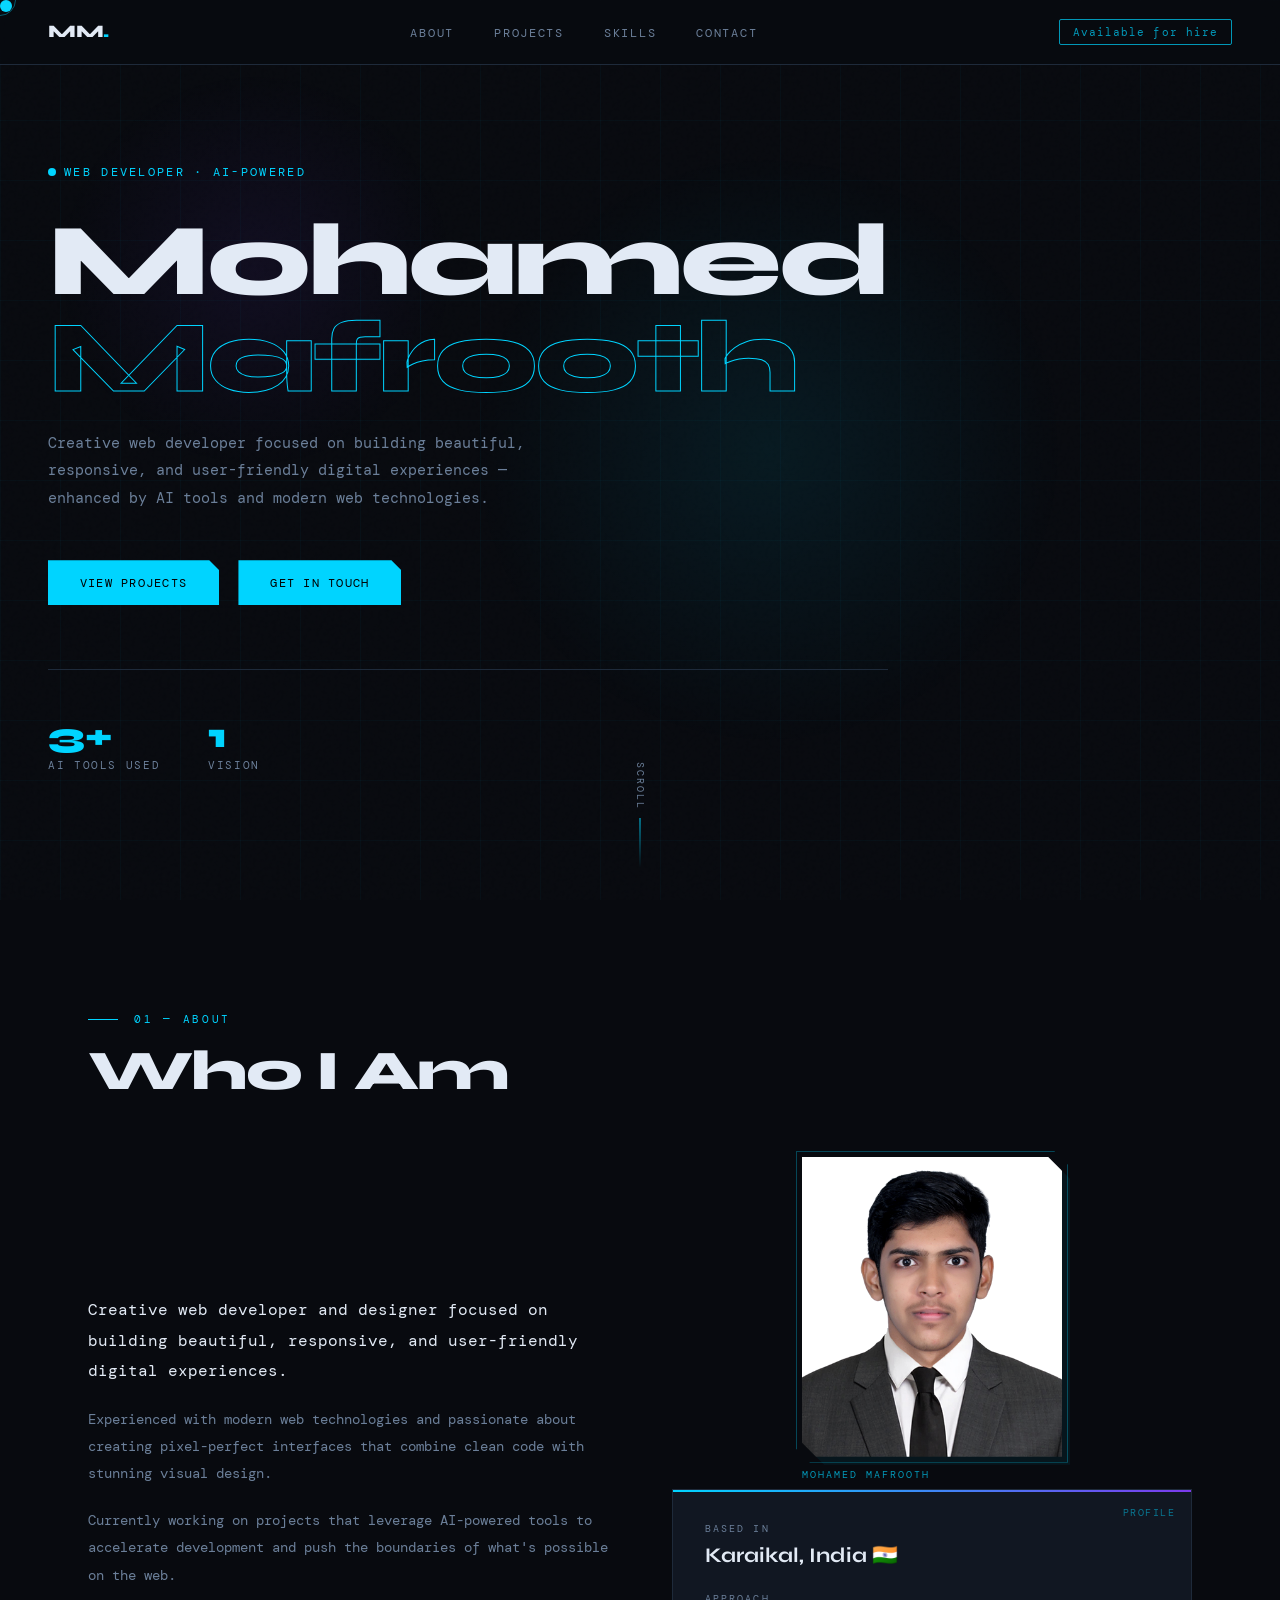
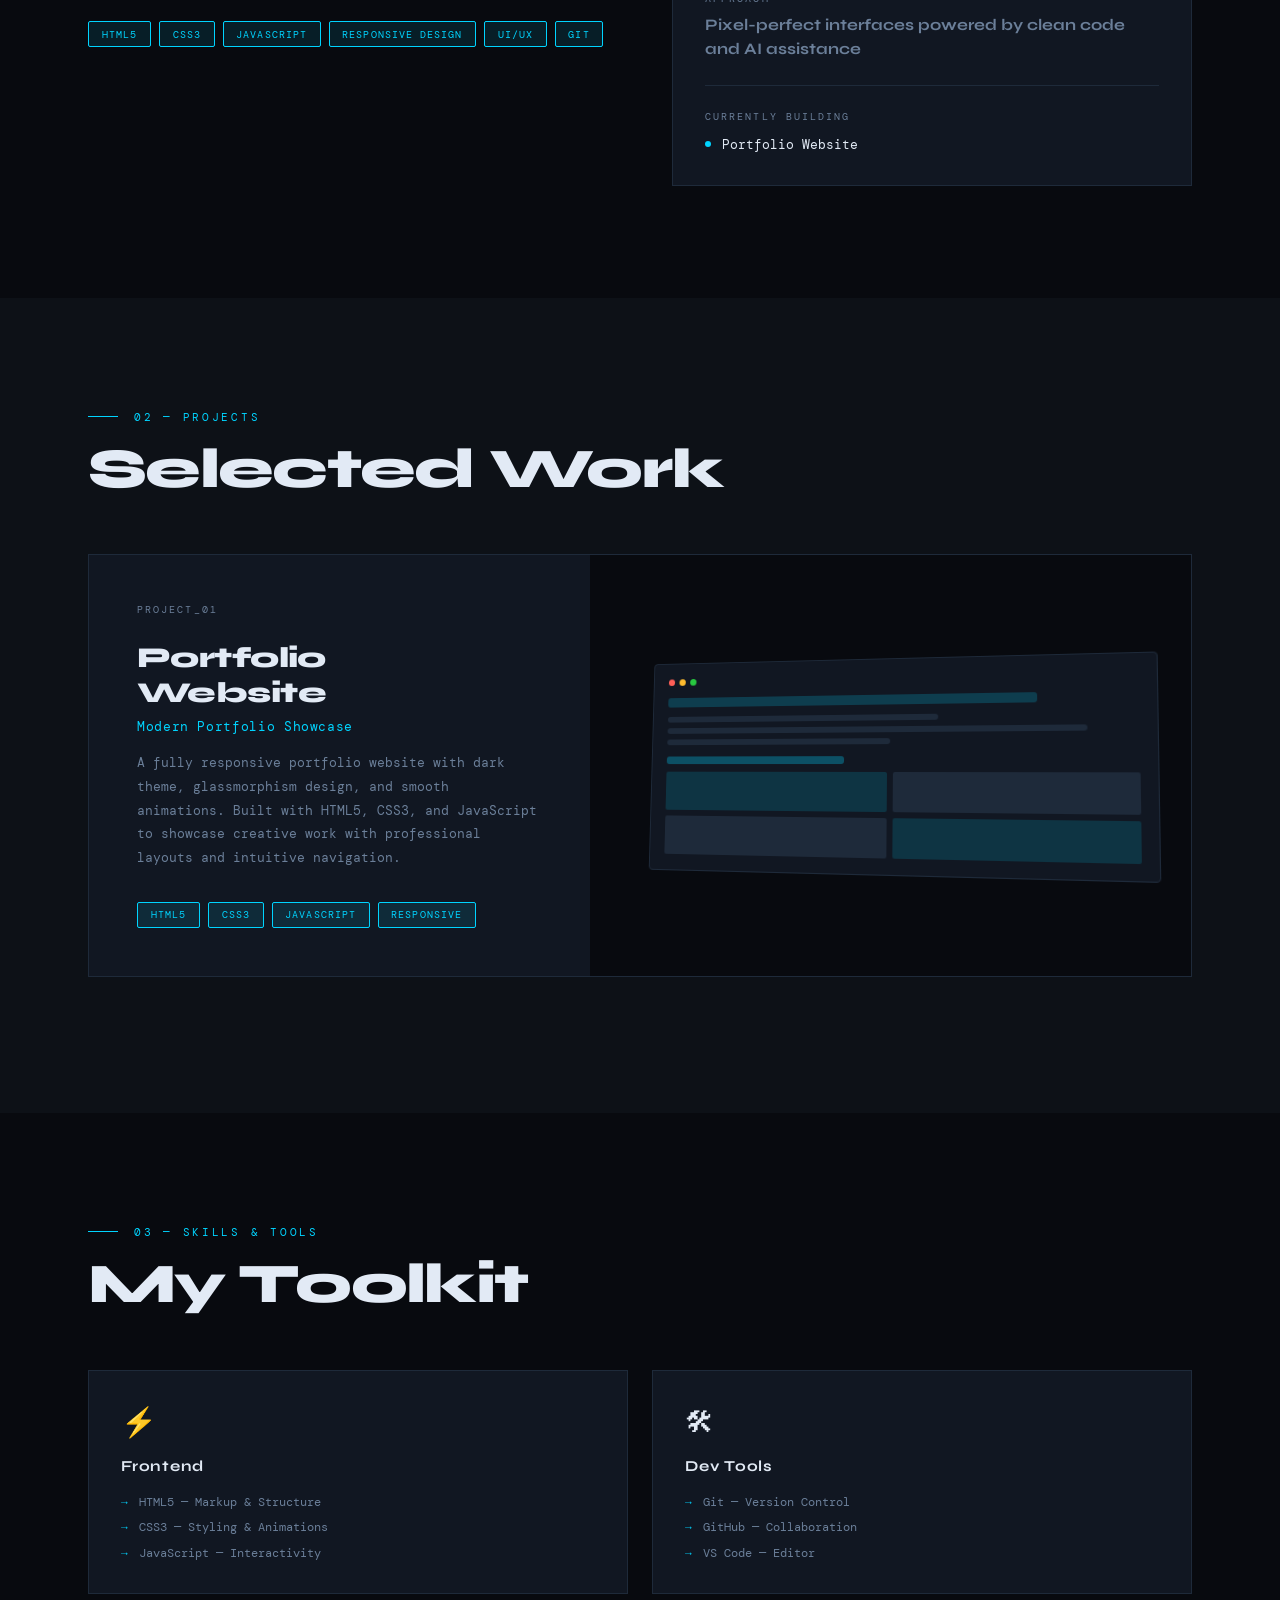
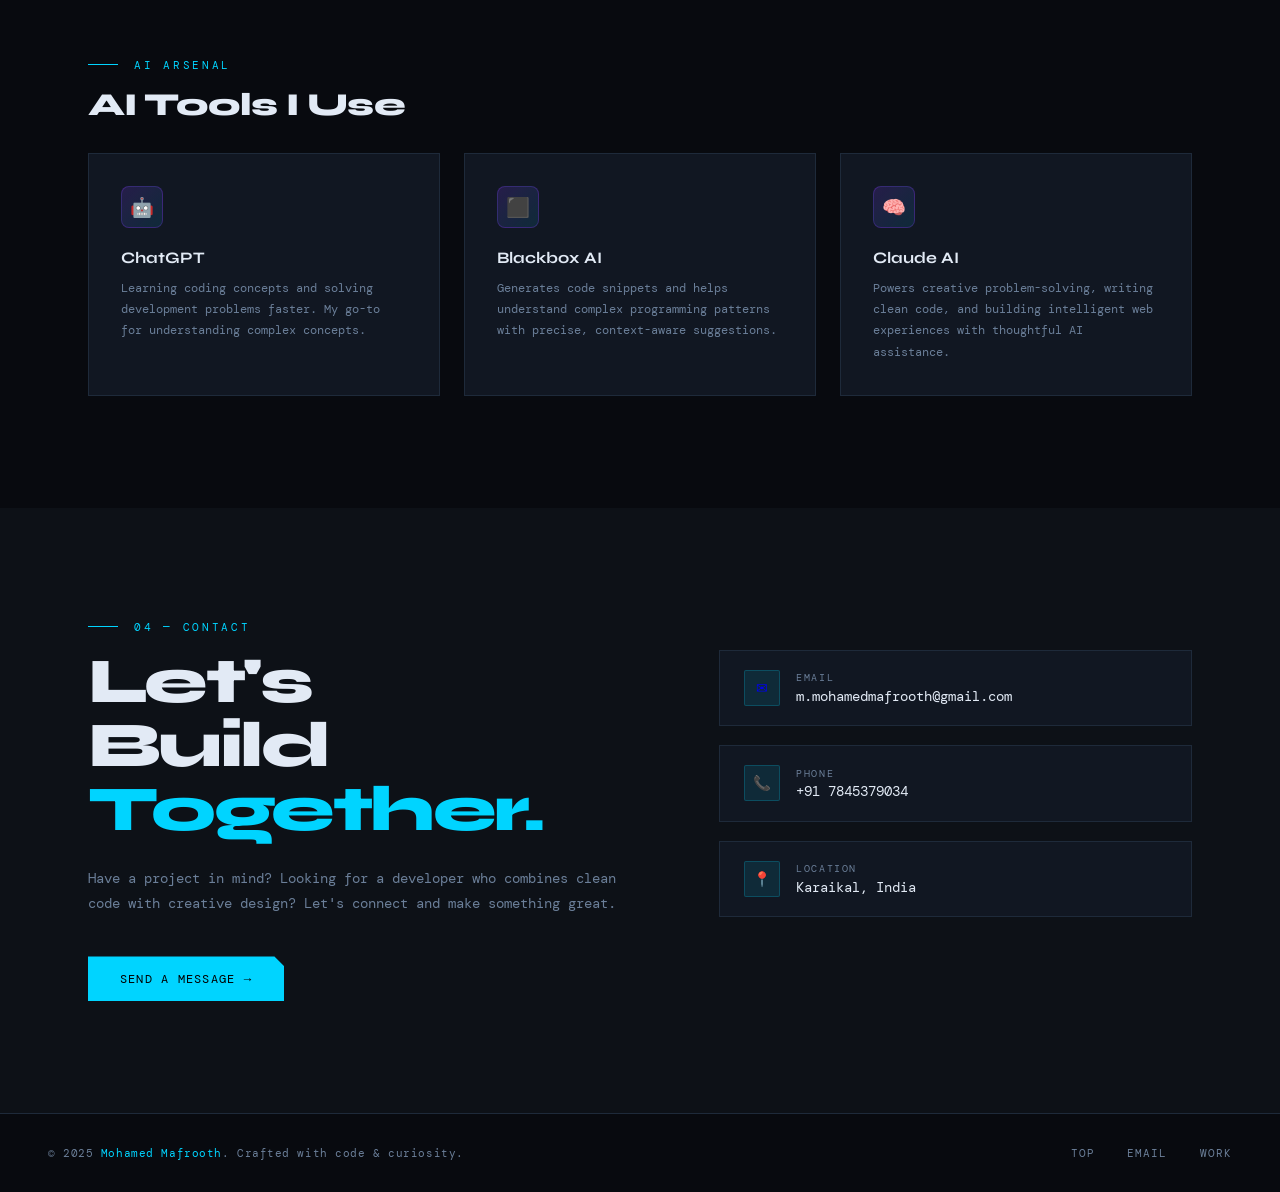
<file: index.html>
<!DOCTYPE html>
<html lang="en">
<head>
  <!-- Google tag (gtag.js) -->
<script async src="https://www.googletagmanager.com/gtag/js?id=G-8R5CS0LJ8T"></script>
<script>
  window.dataLayer = window.dataLayer || [];
  function gtag(){dataLayer.push(arguments);}
  gtag('js', new Date());

  gtag('config', 'G-8R5CS0LJ8T');
</script>
<meta charset="UTF-8">
<meta name="viewport" content="width=device-width, initial-scale=1.0">
<title>Mohamed Mafrooth — Web Developer</title>
<link href="https://fonts.googleapis.com/css2?family=Syne:wght@400;600;700;800&family=DM+Mono:ital,wght@0,300;0,400;1,300&display=swap" rel="stylesheet">
<style>
  :root {
    --bg: #080a0f;
    --surface: #0d1117;
    --card: #111722;
    --border: #1e2a3a;
    --accent: #00d4ff;
    --accent2: #7c3aed;
    --accent3: #f59e0b;
    --text: #e2eaf5;
    --muted: #6b7f99;
    --glow: rgba(0, 212, 255, 0.15);
  }

  *, *::before, *::after { margin: 0; padding: 0; box-sizing: border-box; }

  html { scroll-behavior: smooth; }

  body {
    background: var(--bg);
    color: var(--text);
    font-family: 'DM Mono', monospace;
    overflow-x: hidden;
    cursor: none;
  }

  /* Custom Cursor */
  .cursor {
    width: 12px; height: 12px;
    background: var(--accent);
    border-radius: 50%;
    position: fixed;
    pointer-events: none;
    z-index: 9999;
    transition: transform 0.15s ease;
    mix-blend-mode: screen;
  }
  .cursor-trail {
    width: 32px; height: 32px;
    border: 1px solid rgba(0,212,255,0.4);
    border-radius: 50%;
    position: fixed;
    pointer-events: none;
    z-index: 9998;
    transition: all 0.25s ease;
  }

  /* Noise overlay */
  body::before {
    content: '';
    position: fixed;
    inset: 0;
    background-image: url("data:image/svg+xml,%3Csvg viewBox='0 0 256 256' xmlns='http://www.w3.org/2000/svg'%3E%3Cfilter id='noise'%3E%3CfeTurbulence type='fractalNoise' baseFrequency='0.9' numOctaves='4' stitchTiles='stitch'/%3E%3C/filter%3E%3Crect width='100%25' height='100%25' filter='url(%23noise)' opacity='0.04'/%3E%3C/svg%3E");
    opacity: 0.4;
    z-index: 0;
    pointer-events: none;
  }

  /* Grid lines */
  body::after {
    content: '';
    position: fixed;
    inset: 0;
    background-image:
      linear-gradient(rgba(0,212,255,0.03) 1px, transparent 1px),
      linear-gradient(90deg, rgba(0,212,255,0.03) 1px, transparent 1px);
    background-size: 60px 60px;
    z-index: 0;
    pointer-events: none;
  }

  /* NAV */
  nav {
    position: fixed;
    top: 0; left: 0; right: 0;
    z-index: 100;
    padding: 1.2rem 3rem;
    display: flex;
    align-items: center;
    justify-content: space-between;
    backdrop-filter: blur(20px);
    background: rgba(8,10,15,0.8);
    border-bottom: 1px solid var(--border);
  }

  .nav-logo {
    font-family: 'Syne', sans-serif;
    font-weight: 800;
    font-size: 1.1rem;
    letter-spacing: -0.02em;
    color: var(--text);
  }

  .nav-logo span { color: var(--accent); }

  .nav-links {
    display: flex;
    gap: 2.5rem;
    list-style: none;
  }

  .nav-links a {
    font-size: 0.72rem;
    letter-spacing: 0.15em;
    text-transform: uppercase;
    color: var(--muted);
    text-decoration: none;
    transition: color 0.2s;
    position: relative;
  }

  .nav-links a::after {
    content: '';
    position: absolute;
    bottom: -4px; left: 0;
    width: 0; height: 1px;
    background: var(--accent);
    transition: width 0.3s;
  }

  .nav-links a:hover { color: var(--accent); }
  .nav-links a:hover::after { width: 100%; }

  .nav-tag {
    font-size: 0.68rem;
    letter-spacing: 0.1em;
    color: var(--accent);
    border: 1px solid var(--accent);
    padding: 0.3rem 0.8rem;
    border-radius: 2px;
    opacity: 0.7;
  }

  /* SECTIONS */
  section { position: relative; z-index: 1; }

  /* HERO */
  .hero {
    min-height: 100vh;
    display: flex;
    align-items: center;
    padding: 6rem 3rem 4rem;
    position: relative;
    overflow: hidden;
  }

  .hero-bg-circle {
    position: absolute;
    width: 600px; height: 600px;
    background: radial-gradient(circle, rgba(0,212,255,0.08) 0%, transparent 70%);
    top: 50%; left: 60%;
    transform: translate(-50%, -50%);
    border-radius: 50%;
    pointer-events: none;
  }

  .hero-bg-circle2 {
    position: absolute;
    width: 400px; height: 400px;
    background: radial-gradient(circle, rgba(124,58,237,0.08) 0%, transparent 70%);
    top: 30%; left: 20%;
    transform: translate(-50%, -50%);
    border-radius: 50%;
    pointer-events: none;
    animation: pulse 4s ease-in-out infinite;
  }

  @keyframes pulse {
    0%, 100% { opacity: 0.5; transform: translate(-50%,-50%) scale(1); }
    50% { opacity: 1; transform: translate(-50%,-50%) scale(1.1); }
  }

  .hero-content { max-width: 900px; }

  .hero-tag {
    display: inline-flex;
    align-items: center;
    gap: 0.5rem;
    font-size: 0.72rem;
    letter-spacing: 0.2em;
    text-transform: uppercase;
    color: var(--accent);
    margin-bottom: 2rem;
    opacity: 0;
    animation: fadeUp 0.6s ease forwards 0.2s;
  }

  .hero-tag::before {
    content: '';
    width: 8px; height: 8px;
    background: var(--accent);
    border-radius: 50%;
    animation: blink 1.5s ease-in-out infinite;
  }

  @keyframes blink {
    0%, 100% { opacity: 1; }
    50% { opacity: 0.2; }
  }

  h1 {
    font-family: 'Syne', sans-serif;
    font-weight: 800;
    font-size: clamp(3rem, 8vw, 7rem);
    line-height: 0.95;
    letter-spacing: -0.03em;
    margin-bottom: 1.5rem;
    opacity: 0;
    animation: fadeUp 0.8s ease forwards 0.4s;
  }

  h1 .outline {
    -webkit-text-stroke: 1px var(--accent);
    color: transparent;
  }

  h1 .highlight {
    background: linear-gradient(135deg, var(--accent), var(--accent2));
    -webkit-background-clip: text;
    -webkit-text-fill-color: transparent;
    background-clip: text;
  }

  .hero-desc {
    font-size: 0.95rem;
    line-height: 1.8;
    color: var(--muted);
    max-width: 520px;
    margin-bottom: 3rem;
    opacity: 0;
    animation: fadeUp 0.8s ease forwards 0.6s;
  }

  .hero-cta {
    display: flex;
    gap: 1.2rem;
    flex-wrap: wrap;
    opacity: 0;
    animation: fadeUp 0.8s ease forwards 0.8s;
  }

  .btn-primary {
    background: var(--accent);
    color: #000;
    font-family: 'DM Mono', monospace;
    font-size: 0.78rem;
    letter-spacing: 0.1em;
    text-transform: uppercase;
    padding: 0.9rem 2rem;
    border: none;
    cursor: pointer;
    text-decoration: none;
    display: inline-block;
    clip-path: polygon(0 0, calc(100% - 10px) 0, 100% 10px, 100% 100%, 0 100%);
    transition: all 0.3s;
    font-weight: 400;
  }

  .btn-primary:hover {
    background: #fff;
    box-shadow: 0 0 30px rgba(0,212,255,0.4);
    transform: translateY(-2px);
  }

  .btn-outline {
    background: transparent;
    color: var(--text);
    font-family: 'DM Mono', monospace;
    font-size: 0.78rem;
    letter-spacing: 0.1em;
    text-transform: uppercase;
    padding: 0.9rem 2rem;
    border: 1px solid var(--border);
    cursor: pointer;
    text-decoration: none;
    display: inline-block;
    transition: all 0.3s;
  }

  .btn-outline:hover {
    border-color: var(--accent);
    color: var(--accent);
    transform: translateY(-2px);
  }

  .hero-stats {
    display: flex;
    gap: 3rem;
    margin-top: 4rem;
    padding-top: 3rem;
    border-top: 1px solid var(--border);
    opacity: 0;
    animation: fadeUp 0.8s ease forwards 1s;
  }

  .stat-num {
    font-family: 'Syne', sans-serif;
    font-size: 2.2rem;
    font-weight: 800;
    color: var(--accent);
    line-height: 1;
    margin-bottom: 0.3rem;
  }

  .stat-label {
    font-size: 0.68rem;
    letter-spacing: 0.15em;
    text-transform: uppercase;
    color: var(--muted);
  }

  /* Scroll indicator */
  .scroll-indicator {
    position: absolute;
    bottom: 2rem; left: 50%;
    transform: translateX(-50%);
    display: flex;
    flex-direction: column;
    align-items: center;
    gap: 0.5rem;
    opacity: 0;
    animation: fadeIn 1s ease forwards 1.5s;
  }

  .scroll-line {
    width: 1px; height: 50px;
    background: linear-gradient(to bottom, var(--accent), transparent);
    animation: scrollPulse 2s ease-in-out infinite;
  }

  @keyframes scrollPulse {
    0% { opacity: 0; transform: scaleY(0); transform-origin: top; }
    50% { opacity: 1; transform: scaleY(1); }
    100% { opacity: 0; transform: scaleY(0); transform-origin: bottom; }
  }

  .scroll-text {
    font-size: 0.6rem;
    letter-spacing: 0.2em;
    text-transform: uppercase;
    color: var(--muted);
    writing-mode: vertical-rl;
  }

  @keyframes fadeUp {
    from { opacity: 0; transform: translateY(30px); }
    to { opacity: 1; transform: translateY(0); }
  }

  @keyframes fadeIn {
    from { opacity: 0; }
    to { opacity: 1; }
  }

  /* SECTION COMMON */
  .section-wrap {
    max-width: 1200px;
    margin: 0 auto;
    padding: 7rem 3rem;
  }

  .section-label {
    display: flex;
    align-items: center;
    gap: 1rem;
    font-size: 0.68rem;
    letter-spacing: 0.25em;
    text-transform: uppercase;
    color: var(--accent);
    margin-bottom: 1rem;
  }

  .section-label::before {
    content: '';
    width: 30px; height: 1px;
    background: var(--accent);
  }

  .section-title {
    font-family: 'Syne', sans-serif;
    font-size: clamp(2rem, 5vw, 3.5rem);
    font-weight: 800;
    letter-spacing: -0.03em;
    line-height: 1.05;
    margin-bottom: 3.5rem;
    color: var(--text);
  }

  /* ABOUT */

  .photo-frame {
    position: relative;
    width: 260px;
    height: 300px;
    margin: 0 auto 2rem;
    flex-shrink: 0;
  }

  .photo-frame::before {
    content: '';
    position: absolute;
    inset: -6px;
    border: 1px solid rgba(0,212,255,0.3);
    clip-path: polygon(0 0, calc(100% - 14px) 0, 100% 14px, 100% 100%, 14px 100%, 0 calc(100% - 14px));
    z-index: 0;
  }

  .photo-frame::after {
    content: '';
    position: absolute;
    top: 8px; left: 8px;
    right: -8px; bottom: -8px;
    background: rgba(0,212,255,0.06);
    z-index: -1;
    clip-path: polygon(0 0, calc(100% - 14px) 0, 100% 14px, 100% 100%, 14px 100%, 0 calc(100% - 14px));
  }

  .photo-inner {
    position: relative;
    width: 100%;
    height: 100%;
    overflow: hidden;
    clip-path: polygon(0 0, calc(100% - 14px) 0, 100% 14px, 100% 100%, 14px 100%, 0 calc(100% - 14px));
    z-index: 1;
  }

  .photo-inner img {
    width: 100%;
    height: 100%;
    object-fit: cover;
    object-position: top center;
    filter: grayscale(20%) contrast(1.05);
    transition: all 0.4s ease;
  }

  .photo-inner:hover img {
    filter: grayscale(0%) contrast(1.1);
    transform: scale(1.03);
  }

  .photo-label {
    position: absolute;
    bottom: -1.5rem;
    left: 0;
    font-size: 0.62rem;
    letter-spacing: 0.2em;
    text-transform: uppercase;
    color: var(--accent);
    opacity: 0.7;
  }

  .about-visual {
    display: flex;
    flex-direction: column;
    align-items: center;
  }

  .about-grid {
    display: grid;
    grid-template-columns: 1fr 1fr;
    gap: 4rem;
    align-items: center;
  }

  .about-text p {
    font-size: 0.9rem;
    line-height: 1.9;
    color: var(--muted);
    margin-bottom: 1.2rem;
  }

  .about-text p:first-of-type {
    font-size: 1rem;
    color: var(--text);
  }

  .about-visual {
    position: relative;
  }

  .about-card {
    background: var(--card);
    border: 1px solid var(--border);
    padding: 2rem;
    position: relative;
    overflow: hidden;
  }

  .about-card::before {
    content: '';
    position: absolute;
    top: 0; left: 0;
    width: 100%; height: 2px;
    background: linear-gradient(90deg, var(--accent), var(--accent2));
  }

  .about-card-tag {
    font-size: 0.65rem;
    letter-spacing: 0.2em;
    text-transform: uppercase;
    color: var(--muted);
    margin-bottom: 0.5rem;
  }

  .about-card-val {
    font-family: 'Syne', sans-serif;
    font-size: 1.3rem;
    font-weight: 700;
    color: var(--text);
    margin-bottom: 1.5rem;
  }

  .about-stack {
    display: flex;
    flex-wrap: wrap;
    gap: 0.5rem;
    margin-top: 1rem;
  }

  .tag-chip {
    font-size: 0.65rem;
    letter-spacing: 0.1em;
    text-transform: uppercase;
    padding: 0.35rem 0.8rem;
    border: 1px solid var(--border);
    color: var(--muted);
    border-radius: 2px;
    transition: all 0.2s;
  }

  .tag-chip:hover {
    border-color: var(--accent);
    color: var(--accent);
  }

  .tag-chip.active {
    background: rgba(0,212,255,0.1);
    border-color: var(--accent);
    color: var(--accent);
  }

  /* PROJECTS */
  .projects-section { background: var(--surface); }

  .project-card {
    display: grid;
    grid-template-columns: 1fr 1.2fr;
    gap: 0;
    border: 1px solid var(--border);
    overflow: hidden;
    transition: all 0.4s ease;
    margin-bottom: 1.5rem;
  }

  .project-card:hover {
    border-color: var(--accent);
    box-shadow: 0 0 40px rgba(0,212,255,0.1), inset 0 0 40px rgba(0,212,255,0.02);
    transform: translateY(-4px);
  }

  .project-info {
    padding: 3rem;
    display: flex;
    flex-direction: column;
    justify-content: space-between;
    background: var(--card);
  }

  .project-num {
    font-size: 0.65rem;
    letter-spacing: 0.2em;
    color: var(--muted);
    margin-bottom: 1.5rem;
  }

  .project-name {
    font-family: 'Syne', sans-serif;
    font-size: 1.8rem;
    font-weight: 800;
    letter-spacing: -0.02em;
    margin-bottom: 0.5rem;
    color: var(--text);
  }

  .project-sub {
    font-size: 0.8rem;
    color: var(--accent);
    margin-bottom: 1rem;
    letter-spacing: 0.05em;
  }

  .project-desc {
    font-size: 0.82rem;
    line-height: 1.8;
    color: var(--muted);
    margin-bottom: 2rem;
  }

  .project-tags {
    display: flex;
    gap: 0.5rem;
    flex-wrap: wrap;
  }

  .project-visual {
    background: var(--bg);
    position: relative;
    overflow: hidden;
    min-height: 280px;
    display: flex;
    align-items: center;
    justify-content: center;
  }

  .project-mockup {
    width: 85%;
    background: var(--card);
    border: 1px solid var(--border);
    border-radius: 4px;
    padding: 1rem;
    position: relative;
    z-index: 1;
    transform: perspective(600px) rotateY(-8deg) rotateX(3deg);
    transition: transform 0.4s ease;
  }

  .project-card:hover .project-mockup {
    transform: perspective(600px) rotateY(-4deg) rotateX(1deg) scale(1.03);
  }

  .mockup-bar {
    display: flex;
    gap: 5px;
    margin-bottom: 0.8rem;
    align-items: center;
  }

  .mockup-dot {
    width: 7px; height: 7px;
    border-radius: 50%;
  }

  .mockup-dot:nth-child(1) { background: #ff5f57; }
  .mockup-dot:nth-child(2) { background: #febc2e; }
  .mockup-dot:nth-child(3) { background: #28c840; }

  .mockup-line {
    height: 6px;
    background: var(--border);
    border-radius: 3px;
    margin-bottom: 6px;
  }

  .mockup-line.short { width: 60%; }
  .mockup-line.accent-line { background: rgba(0,212,255,0.3); width: 40%; }

  .mockup-grid-mini {
    display: grid;
    grid-template-columns: 1fr 1fr;
    gap: 6px;
    margin-top: 8px;
  }

  .mockup-block {
    height: 40px;
    background: var(--border);
    border-radius: 2px;
  }

  .mockup-block.accent { background: rgba(0,212,255,0.15); }

  /* SKILLS */
  .skills-grid {
    display: grid;
    grid-template-columns: repeat(2, 1fr);
    gap: 1.5rem;
    margin-bottom: 4rem;
  }

  .skill-card {
    background: var(--card);
    border: 1px solid var(--border);
    padding: 2rem;
    position: relative;
    overflow: hidden;
    transition: all 0.3s;
  }

  .skill-card::after {
    content: '';
    position: absolute;
    inset: 0;
    background: linear-gradient(135deg, rgba(0,212,255,0.05) 0%, transparent 60%);
    opacity: 0;
    transition: opacity 0.3s;
  }

  .skill-card:hover { border-color: rgba(0,212,255,0.3); transform: translateY(-3px); }
  .skill-card:hover::after { opacity: 1; }

  .skill-card-icon {
    font-size: 1.8rem;
    margin-bottom: 1rem;
  }

  .skill-card-title {
    font-family: 'Syne', sans-serif;
    font-size: 0.95rem;
    font-weight: 700;
    letter-spacing: 0.05em;
    margin-bottom: 1.2rem;
    color: var(--text);
  }

  .skill-list {
    display: flex;
    flex-direction: column;
    gap: 0.6rem;
  }

  .skill-item {
    display: flex;
    align-items: center;
    gap: 0.7rem;
    font-size: 0.78rem;
    color: var(--muted);
  }

  .skill-item::before {
    content: '→';
    color: var(--accent);
    font-size: 0.7rem;
  }

  /* AI TOOLS */
  .ai-grid {
    display: grid;
    grid-template-columns: repeat(3, 1fr);
    gap: 1.5rem;
  }

  .ai-card {
    background: var(--card);
    border: 1px solid var(--border);
    padding: 2rem;
    transition: all 0.3s;
    position: relative;
    overflow: hidden;
  }

  .ai-card::before {
    content: '';
    position: absolute;
    bottom: 0; left: 0;
    width: 100%; height: 2px;
    background: linear-gradient(90deg, var(--accent2), var(--accent));
    transform: scaleX(0);
    transform-origin: left;
    transition: transform 0.4s ease;
  }

  .ai-card:hover { border-color: rgba(124,58,237,0.4); transform: translateY(-4px); }
  .ai-card:hover::before { transform: scaleX(1); }

  .ai-icon {
    width: 42px; height: 42px;
    background: linear-gradient(135deg, rgba(124,58,237,0.2), rgba(0,212,255,0.1));
    border: 1px solid rgba(124,58,237,0.3);
    border-radius: 8px;
    display: flex;
    align-items: center;
    justify-content: center;
    font-size: 1.2rem;
    margin-bottom: 1.2rem;
  }

  .ai-name {
    font-family: 'Syne', sans-serif;
    font-size: 1rem;
    font-weight: 700;
    margin-bottom: 0.7rem;
    color: var(--text);
  }

  .ai-desc {
    font-size: 0.78rem;
    line-height: 1.7;
    color: var(--muted);
  }

  /* CONTACT */
  .contact-section { background: var(--surface); }

  .contact-grid {
    display: grid;
    grid-template-columns: 1.2fr 1fr;
    gap: 4rem;
    align-items: start;
  }

  .contact-headline {
    font-family: 'Syne', sans-serif;
    font-size: clamp(2.5rem, 5vw, 4rem);
    font-weight: 800;
    letter-spacing: -0.04em;
    line-height: 1;
    margin-bottom: 1.5rem;
  }

  .contact-headline .accent { color: var(--accent); }

  .contact-subtext {
    font-size: 0.88rem;
    line-height: 1.8;
    color: var(--muted);
    margin-bottom: 2.5rem;
  }

  .contact-items {
    display: flex;
    flex-direction: column;
    gap: 1.2rem;
  }

  .contact-item {
    display: flex;
    align-items: center;
    gap: 1rem;
    padding: 1.2rem 1.5rem;
    background: var(--card);
    border: 1px solid var(--border);
    transition: all 0.3s;
    text-decoration: none;
  }

  .contact-item:hover {
    border-color: var(--accent);
    transform: translateX(6px);
  }

  .contact-icon {
    width: 36px; height: 36px;
    background: rgba(0,212,255,0.1);
    border: 1px solid rgba(0,212,255,0.2);
    display: flex;
    align-items: center;
    justify-content: center;
    font-size: 0.9rem;
    flex-shrink: 0;
    border-radius: 2px;
  }

  .contact-label {
    font-size: 0.65rem;
    letter-spacing: 0.15em;
    text-transform: uppercase;
    color: var(--muted);
    margin-bottom: 0.2rem;
  }

  .contact-val {
    font-size: 0.85rem;
    color: var(--text);
  }

  /* FOOTER */
  footer {
    padding: 2rem 3rem;
    border-top: 1px solid var(--border);
    display: flex;
    align-items: center;
    justify-content: space-between;
    position: relative;
    z-index: 1;
  }

  .footer-copy {
    font-size: 0.7rem;
    color: var(--muted);
    letter-spacing: 0.05em;
  }

  .footer-copy span { color: var(--accent); }

  .footer-links {
    display: flex;
    gap: 2rem;
  }

  .footer-links a {
    font-size: 0.7rem;
    color: var(--muted);
    text-decoration: none;
    letter-spacing: 0.1em;
    text-transform: uppercase;
    transition: color 0.2s;
  }

  .footer-links a:hover { color: var(--accent); }

  /* Scroll Reveal */
  .reveal {
    opacity: 0;
    transform: translateY(30px);
    transition: all 0.7s cubic-bezier(0.16, 1, 0.3, 1);
  }

  .reveal.visible {
    opacity: 1;
    transform: translateY(0);
  }

  /* Responsive */
  @media (max-width: 900px) {
    nav { padding: 1rem 1.5rem; }
    .nav-links { display: none; }
    .nav-tag { font-size: 0.6rem; padding: 0.25rem 0.6rem; }
    .hero { padding: 5rem 1.5rem 3rem; min-height: auto; }
    .hero-content { width: 100%; }
    .section-wrap { padding: 4rem 1.5rem; }
    .about-grid, .contact-grid { grid-template-columns: 1fr; gap: 2rem; }
    .project-card { grid-template-columns: 1fr; }
    .skills-grid { grid-template-columns: 1fr 1fr; }
    .ai-grid { grid-template-columns: 1fr 1fr; }
    .project-visual { min-height: 180px; order: -1; }
    .hero-stats { gap: 1.5rem; flex-wrap: wrap; }
    footer { flex-direction: column; gap: 1rem; text-align: center; }
    .about-grid { gap: 2rem; }
    .photo-frame { width: 200px; height: 230px; }
    .contact-headline { font-size: clamp(2rem, 8vw, 3rem); }
  }

  @media (max-width: 600px) {
    nav { padding: 0.9rem 1rem; }
    .nav-logo { font-size: 1rem; }
    .hero { padding: 5rem 1rem 2.5rem; }
    .section-wrap { padding: 3.5rem 1rem; }
    .section-title { font-size: clamp(1.6rem, 7vw, 2.2rem); margin-bottom: 2rem; }
    h1 { font-size: clamp(2.2rem, 11vw, 3.2rem); line-height: 1; }
    .hero-tag { font-size: 0.65rem; margin-bottom: 1.2rem; }
    .hero-desc { font-size: 0.82rem; margin-bottom: 2rem; }
    .hero-cta { flex-direction: column; gap: 0.8rem; }
    .btn-primary, .btn-outline { text-align: center; width: 100%; padding: 0.85rem 1.5rem; font-size: 0.72rem; }
    .hero-stats { gap: 1.2rem; margin-top: 2.5rem; padding-top: 2rem; }
    .stat-num { font-size: 1.7rem; }
    .stat-label { font-size: 0.6rem; }
    .skills-grid, .ai-grid { grid-template-columns: 1fr; gap: 1rem; }
    .skill-card, .ai-card { padding: 1.5rem; }
    .project-info { padding: 1.5rem; }
    .project-name { font-size: 1.4rem; }
    .about-card { padding: 1.5rem; }
    .photo-frame { width: 170px; height: 200px; }
    .contact-grid { gap: 2rem; }
    .contact-item { padding: 1rem 1.2rem; }
    .contact-val { font-size: 0.75rem; word-break: break-all; }
    footer { padding: 1.5rem 1rem; }
    .footer-links { gap: 1.2rem; }
    .scroll-indicator { display: none; }
    .about-text p { font-size: 0.82rem; }
    .section-label { font-size: 0.62rem; }
  }

  @media (max-width: 380px) {
    h1 { font-size: 2rem; }
    .hero-stats { flex-direction: column; gap: 1rem; }
    .photo-frame { width: 150px; height: 175px; }
  }

  /* Floating label on cards */
  .card-corner-label {
    position: absolute;
    top: 1rem; right: 1rem;
    font-size: 0.6rem;
    letter-spacing: 0.15em;
    text-transform: uppercase;
    color: var(--accent);
    opacity: 0.5;
  }
</style>
</head>
<body>

<div class="cursor" id="cursor"></div>
<div class="cursor-trail" id="cursorTrail"></div>

<!-- NAV -->
<nav>
  <div class="nav-logo">MM<span>.</span></div>
  <ul class="nav-links">
    <li><a href="#about">About</a></li>
    <li><a href="#projects">Projects</a></li>
    <li><a href="#skills">Skills</a></li>
    <li><a href="#contact">Contact</a></li>
  </ul>
  <span class="nav-tag">Available for hire</span>
</nav>

<!-- HERO -->
<section class="hero" id="home">
  <div class="hero-bg-circle"></div>
  <div class="hero-bg-circle2"></div>
  <div class="hero-content">
    <div class="hero-tag">Web Developer · AI-Powered</div>
    <h1>
      Mohamed<br>
      <span class="outline">Mafrooth</span>
    </h1>
    <p class="hero-desc">
      Creative web developer focused on building beautiful, responsive, and user-friendly digital experiences — enhanced by AI tools and modern web technologies.
    </p>
    <div class="hero-cta">
      <a href="#projects" class="btn-primary">View Projects</a>
      <a href="#contact" class="btn-primary">Get In Touch</a>
    </div>
    <div class="hero-stats">
      <div>
        <div class="stat-num">3+</div>
        <div class="stat-label">AI Tools Used</div>
      </div>
      <div>
        <div class="stat-num">1</div>
        <div class="stat-label">Vision</div>
      </div>
    </div>
  </div>
  <div class="scroll-indicator">
    <span class="scroll-text">Scroll</span>
    <div class="scroll-line"></div>
  </div>
</section>

<!-- ABOUT -->
<section id="about">
  <div class="section-wrap">
    <div class="section-label">01 — About</div>
    <h2 class="section-title">Who I Am</h2>
    <div class="about-grid reveal">
      <div class="about-text">
        <p>Creative web developer and designer focused on building beautiful, responsive, and user-friendly digital experiences.</p>
        <p>Experienced with modern web technologies and passionate about creating pixel-perfect interfaces that combine clean code with stunning visual design.</p>
        <p>Currently working on projects that leverage AI-powered tools to accelerate development and push the boundaries of what's possible on the web.</p>
        <div class="about-stack" style="margin-top:2rem;">
          <span class="tag-chip active">HTML5</span>
          <span class="tag-chip active">CSS3</span>
          <span class="tag-chip active">JavaScript</span>
          <span class="tag-chip active">Responsive Design</span>
          <span class="tag-chip active">UI/UX</span>
          <span class="tag-chip active">Git</span>
        </div>
      </div>
      <div class="about-visual">
        <div class="photo-frame">
          <div class="photo-inner">
            <img src="[data-uri]" alt="Mohamed Mafrooth" />
          </div>
          <span class="photo-label">Mohamed Mafrooth</span>
        </div>
        <div class="about-card" style="width:100%;">
          <span class="card-corner-label">Profile</span>
          <div class="about-card-tag">Based in</div>
          <div class="about-card-val">Karaikal, India 🇮🇳</div>
          <div class="about-card-tag">Approach</div>
          <div class="about-card-val" style="font-size:1rem; line-height:1.5; color: var(--muted);">
            Pixel-perfect interfaces powered by clean code and AI assistance
          </div>
          <div style="margin-top:1.5rem; padding-top:1.5rem; border-top: 1px solid var(--border);">
            <div class="about-card-tag" style="margin-bottom: 0.8rem;">Currently building</div>
            <div style="display:flex; align-items:center; gap:0.7rem;">
              <div style="width:6px;height:6px;background:var(--accent);border-radius:50%;animation:blink 1.5s infinite;"></div>
              <span style="font-size:0.8rem; color: var(--text);">Portfolio Website</span>
            </div>
          </div>
        </div>
      </div>
    </div>
  </div>
</section>

<!-- PROJECTS -->
<section id="projects" class="projects-section">
  <div class="section-wrap">
    <div class="section-label">02 — Projects</div>
    <h2 class="section-title">Selected Work</h2>

    <div class="project-card reveal">
      <div class="project-info">
        <div>
          <div class="project-num">PROJECT_01</div>
          <div class="project-name">Portfolio<br>Website</div>
          <div class="project-sub">Modern Portfolio Showcase</div>
          <p class="project-desc">A fully responsive portfolio website with dark theme, glassmorphism design, and smooth animations. Built with HTML5, CSS3, and JavaScript to showcase creative work with professional layouts and intuitive navigation.</p>
        </div>
        <div class="project-tags">
          <span class="tag-chip active">HTML5</span>
          <span class="tag-chip active">CSS3</span>
          <span class="tag-chip active">JavaScript</span>
          <span class="tag-chip active">Responsive</span>
        </div>
      </div>
      <div class="project-visual">
        <div class="project-mockup">
          <div class="mockup-bar">
            <div class="mockup-dot"></div>
            <div class="mockup-dot"></div>
            <div class="mockup-dot"></div>
          </div>
          <div class="mockup-line" style="width:80%; height:10px; background:rgba(0,212,255,0.2);"></div>
          <div class="mockup-line short" style="margin-top:10px;"></div>
          <div class="mockup-line" style="width:90%;"></div>
          <div class="mockup-line short" style="width:50%;"></div>
          <div class="mockup-line accent-line" style="margin-top:12px; height:8px;"></div>
          <div class="mockup-grid-mini">
            <div class="mockup-block accent"></div>
            <div class="mockup-block"></div>
            <div class="mockup-block"></div>
            <div class="mockup-block accent"></div>
          </div>
        </div>
      </div>
    </div>
  </div>
</section>

<!-- SKILLS -->
<section id="skills">
  <div class="section-wrap">
    <div class="section-label">03 — Skills & Tools</div>
    <h2 class="section-title">My Toolkit</h2>

    <div class="skills-grid reveal">
      <div class="skill-card">
        <div class="skill-card-icon">⚡</div>
        <div class="skill-card-title">Frontend</div>
        <div class="skill-list">
          <div class="skill-item">HTML5 — Markup & Structure</div>
          <div class="skill-item">CSS3 — Styling & Animations</div>
          <div class="skill-item">JavaScript — Interactivity</div>
        </div>
      </div>

      <div class="skill-card">
        <div class="skill-card-icon">🛠</div>
        <div class="skill-card-title">Dev Tools</div>
        <div class="skill-list">
          <div class="skill-item">Git — Version Control</div>
          <div class="skill-item">GitHub — Collaboration</div>
          <div class="skill-item">VS Code — Editor</div>
        </div>
      </div>


    </div>

    <!-- AI TOOLS -->
    <div class="section-label" style="margin-top:1rem;">AI Arsenal</div>
    <h3 class="section-title" style="font-size:clamp(1.5rem,3vw,2rem); margin-bottom:2rem;">AI Tools I Use</h3>

    <div class="ai-grid reveal">
      <div class="ai-card">
        <div class="ai-icon">🤖</div>
        <div class="ai-name">ChatGPT</div>
        <p class="ai-desc">Learning coding concepts and solving development problems faster. My go-to for understanding complex concepts.</p>
      </div>

      <div class="ai-card">
        <div class="ai-icon">⬛</div>
        <div class="ai-name">Blackbox AI</div>
        <p class="ai-desc">Generates code snippets and helps understand complex programming patterns with precise, context-aware suggestions.</p>
      </div>

      <div class="ai-card">
        <div class="ai-icon">🧠</div>
        <div class="ai-name">Claude AI</div>
        <p class="ai-desc">Powers creative problem-solving, writing clean code, and building intelligent web experiences with thoughtful AI assistance.</p>
      </div>
    </div>
  </div>
</section>

<!-- CONTACT -->
<section id="contact" class="contact-section">
  <div class="section-wrap">
    <div class="section-label">04 — Contact</div>
    <div class="contact-grid reveal">
      <div>
        <h2 class="contact-headline">Let's<br>Build<br><span class="accent">Together.</span></h2>
        <p class="contact-subtext">Have a project in mind? Looking for a developer who combines clean code with creative design? Let's connect and make something great.</p>
        <a href="mailto:m.mohamedmafrooth@gmail.com" class="btn-primary" style="display:inline-block;">Send a Message →</a>
      </div>
      <div class="contact-items">
        <a href="mailto:m.mohamedmafrooth@gmail.com" class="contact-item">
          <div class="contact-icon">✉</div>
          <div>
            <div class="contact-label">Email</div>
            <div class="contact-val">m.mohamedmafrooth@gmail.com</div>
          </div>
        </a>
        <a href="tel:+917845379034" class="contact-item">
          <div class="contact-icon">📞</div>
          <div>
            <div class="contact-label">Phone</div>
            <div class="contact-val">+91 7845379034</div>
          </div>
        </a>
        <div class="contact-item" style="cursor:default;">
          <div class="contact-icon">📍</div>
          <div>
            <div class="contact-label">Location</div>
            <div class="contact-val">Karaikal, India</div>
          </div>
        </div>
      </div>
    </div>
  </div>
</section>

<!-- FOOTER -->
<footer>
  <div class="footer-copy">© 2025 <span>Mohamed Mafrooth</span>. Crafted with code & curiosity.</div>
  <div class="footer-links">
    <a href="#home">Top</a>
    <a href="mailto:m.mohamedmafrooth@gmail.com">Email</a>
    <a href="#projects">Work</a>
  </div>
</footer>

<script>
  // Custom cursor
  const cursor = document.getElementById('cursor');
  const trail = document.getElementById('cursorTrail');
  let mx = 0, my = 0, tx = 0, ty = 0;

  document.addEventListener('mousemove', e => {
    mx = e.clientX; my = e.clientY;
    cursor.style.left = mx - 6 + 'px';
    cursor.style.top = my - 6 + 'px';
  });

  function animateTrail() {
    tx += (mx - tx) * 0.15;
    ty += (my - ty) * 0.15;
    trail.style.left = tx - 16 + 'px';
    trail.style.top = ty - 16 + 'px';
    requestAnimationFrame(animateTrail);
  }
  animateTrail();

  document.querySelectorAll('a, button').forEach(el => {
    el.addEventListener('mouseenter', () => {
      cursor.style.transform = 'scale(2.5)';
      trail.style.transform = 'scale(0.6)';
    });
    el.addEventListener('mouseleave', () => {
      cursor.style.transform = 'scale(1)';
      trail.style.transform = 'scale(1)';
    });
  });

  // Scroll reveal
  const reveals = document.querySelectorAll('.reveal');
  const observer = new IntersectionObserver(entries => {
    entries.forEach((entry, i) => {
      if (entry.isIntersecting) {
        setTimeout(() => entry.target.classList.add('visible'), i * 100);
      }
    });
  }, { threshold: 0.1 });

  reveals.forEach(el => observer.observe(el));

  // Typing effect for hero
  const titles = ['Web Developer', 'UI Designer', 'AI Explorer', 'Problem Solver'];
  let tIdx = 0, cIdx = 0, deleting = false;
  const heroTag = document.querySelector('.hero-tag');

  // Subtle parallax on hero bg
  document.addEventListener('mousemove', e => {
    const x = (e.clientX / window.innerWidth - 0.5) * 20;
    const y = (e.clientY / window.innerHeight - 0.5) * 20;
    document.querySelector('.hero-bg-circle').style.transform =
      `translate(calc(-50% + ${x}px), calc(-50% + ${y}px))`;
    document.querySelector('.hero-bg-circle2').style.transform =
      `translate(calc(-50% + ${-x * 0.5}px), calc(-50% + ${-y * 0.5}px))`;
  });
</script>
</body>
</html>
</file>
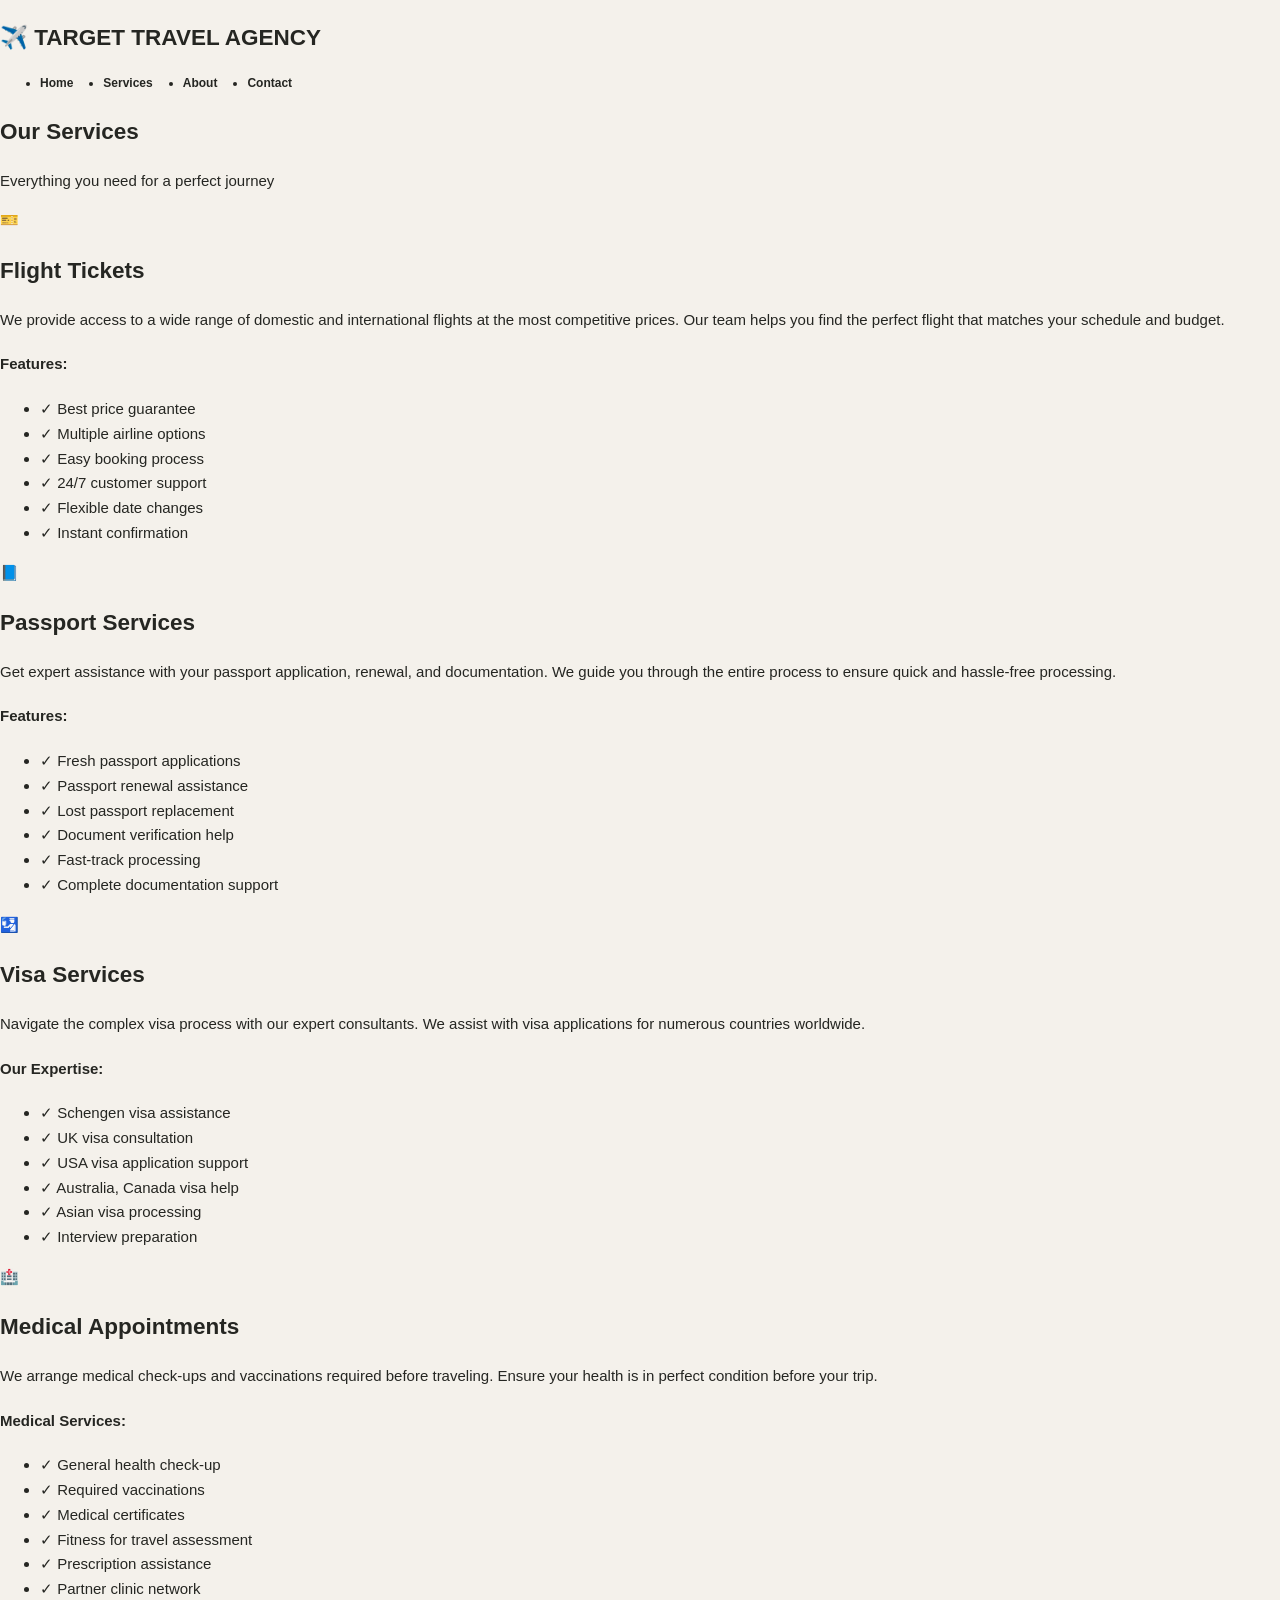
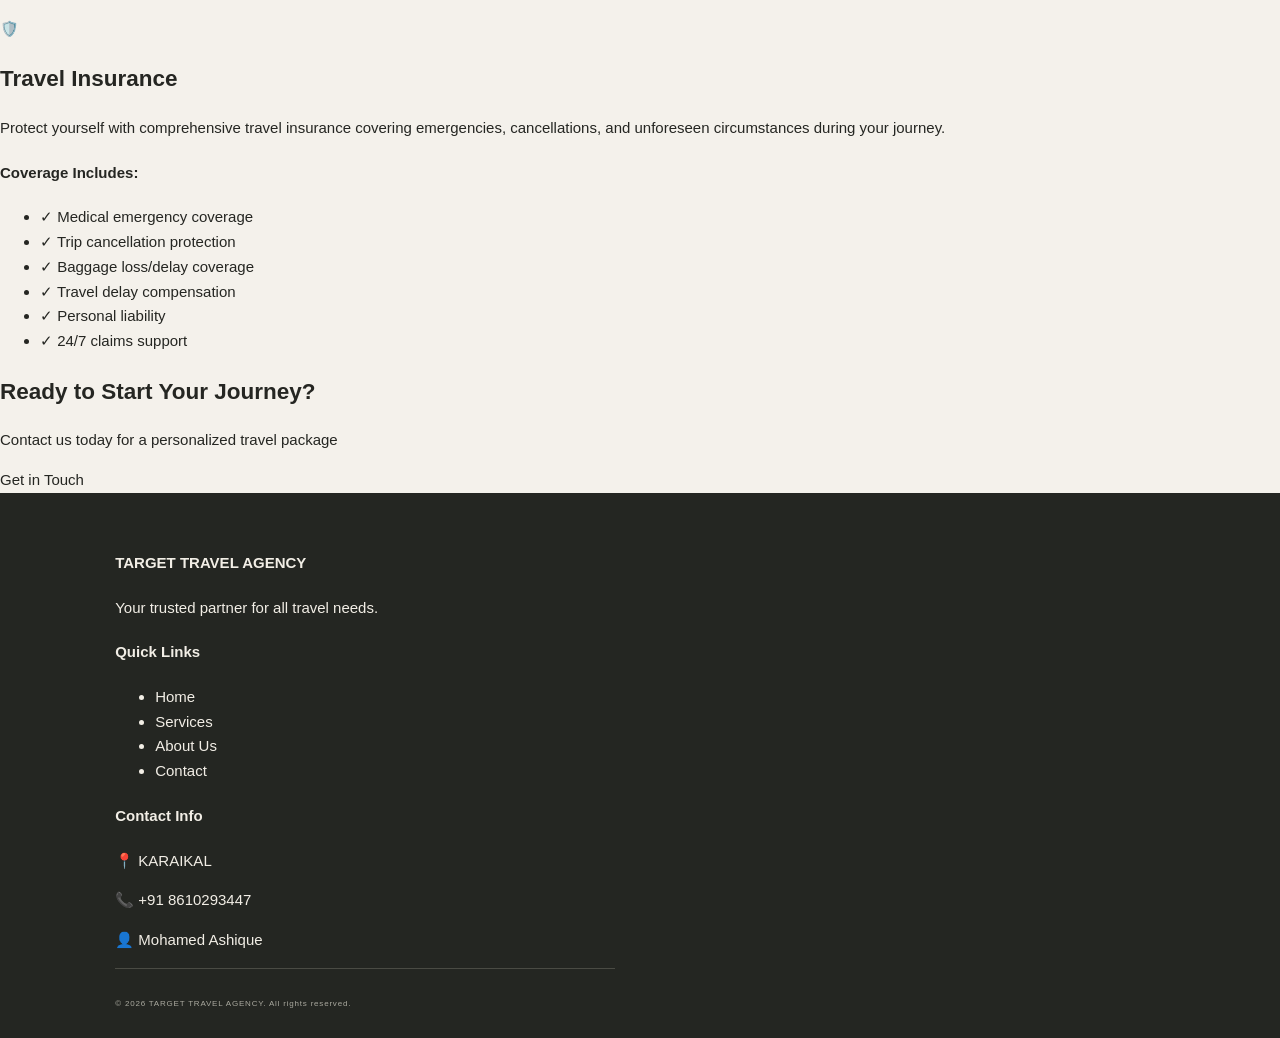
<file: services.html>
<!DOCTYPE html>
<html lang="en">
<head>
    <meta charset="UTF-8">
    <meta name="viewport" content="width=device-width, initial-scale=1.0">
    <title>Our Services - TARGET TRAVEL AGENCY</title>
    <link rel="stylesheet" href="style.css">
</head>
<body>
    <!-- NAVBAR -->
    <nav class="navbar">
        <div class="nav-container">
            <div class="logo">
                <h1>✈️ TARGET TRAVEL AGENCY</h1>
            </div>
            <ul class="nav-links">
                <li><a href="index.html">Home</a></li>
                <li><a href="services.html" class="active">Services</a></li>
                <li><a href="about.html">About</a></li>
                <li><a href="contact.html">Contact</a></li>
            </ul>
        </div>
    </nav>

    <!-- PAGE HEADER -->
    <section class="page-header">
        <h1>Our Services</h1>
        <p>Everything you need for a perfect journey</p>
    </section>

    <!-- SERVICES DETAIL -->
    <section class="services-detail">
        <div class="container">
            <!-- Service 1: Flight Tickets -->
            <div class="service-detail-card">
                <div class="service-detail-icon">🎫</div>
                <h2>Flight Tickets</h2>
                <p class="service-description">
                    We provide access to a wide range of domestic and international flights at the most competitive prices. 
                    Our team helps you find the perfect flight that matches your schedule and budget.
                </p>
                <div class="service-features">
                    <h4>Features:</h4>
                    <ul>
                        <li>✓ Best price guarantee</li>
                        <li>✓ Multiple airline options</li>
                        <li>✓ Easy booking process</li>
                        <li>✓ 24/7 customer support</li>
                        <li>✓ Flexible date changes</li>
                        <li>✓ Instant confirmation</li>
                    </ul>
                </div>
            </div>

            <!-- Service 2: Passport Services -->
            <div class="service-detail-card">
                <div class="service-detail-icon">📘</div>
                <h2>Passport Services</h2>
                <p class="service-description">
                    Get expert assistance with your passport application, renewal, and documentation. 
                    We guide you through the entire process to ensure quick and hassle-free processing.
                </p>
                <div class="service-features">
                    <h4>Features:</h4>
                    <ul>
                        <li>✓ Fresh passport applications</li>
                        <li>✓ Passport renewal assistance</li>
                        <li>✓ Lost passport replacement</li>
                        <li>✓ Document verification help</li>
                        <li>✓ Fast-track processing</li>
                        <li>✓ Complete documentation support</li>
                    </ul>
                </div>
            </div>

            <!-- Service 3: Visa Services -->
            <div class="service-detail-card">
                <div class="service-detail-icon">🛂</div>
                <h2>Visa Services</h2>
                <p class="service-description">
                    Navigate the complex visa process with our expert consultants. 
                    We assist with visa applications for numerous countries worldwide.
                </p>
                <div class="service-features">
                    <h4>Our Expertise:</h4>
                    <ul>
                        <li>✓ Schengen visa assistance</li>
                        <li>✓ UK visa consultation</li>
                        <li>✓ USA visa application support</li>
                        <li>✓ Australia, Canada visa help</li>
                        <li>✓ Asian visa processing</li>
                        <li>✓ Interview preparation</li>
                    </ul>
                </div>
            </div>

            <!-- Service 4: Medical Appointments -->
            <div class="service-detail-card">
                <div class="service-detail-icon">🏥</div>
                <h2>Medical Appointments</h2>
                <p class="service-description">
                    We arrange medical check-ups and vaccinations required before traveling. 
                    Ensure your health is in perfect condition before your trip.
                </p>
                <div class="service-features">
                    <h4>Medical Services:</h4>
                    <ul>
                        <li>✓ General health check-up</li>
                        <li>✓ Required vaccinations</li>
                        <li>✓ Medical certificates</li>
                        <li>✓ Fitness for travel assessment</li>
                        <li>✓ Prescription assistance</li>
                        <li>✓ Partner clinic network</li>
                    </ul>
                </div>
            </div>

            <!-- Service 5: Travel Insurance -->
            <div class="service-detail-card">
                <div class="service-detail-icon">🛡️</div>
                <h2>Travel Insurance</h2>
                <p class="service-description">
                    Protect yourself with comprehensive travel insurance covering emergencies, 
                    cancellations, and unforeseen circumstances during your journey.
                </p>
                <div class="service-features">
                    <h4>Coverage Includes:</h4>
                    <ul>
                        <li>✓ Medical emergency coverage</li>
                        <li>✓ Trip cancellation protection</li>
                        <li>✓ Baggage loss/delay coverage</li>
                        <li>✓ Travel delay compensation</li>
                        <li>✓ Personal liability</li>
                        <li>✓ 24/7 claims support</li>
                    </ul>
                </div>
            </div>
        </div>
    </section>

    <!-- CTA SECTION -->
    <section class="cta-section">
        <div class="container">
            <h2>Ready to Start Your Journey?</h2>
            <p>Contact us today for a personalized travel package</p>
            <a href="contact.html" class="cta-btn">Get in Touch</a>
        </div>
    </section>

    <!-- FOOTER -->
    <footer class="footer">
        <div class="container">
            <div class="footer-content">
                <div class="footer-section">
                    <h4>TARGET TRAVEL AGENCY</h4>
                    <p>Your trusted partner for all travel needs.</p>
                </div>
                <div class="footer-section">
                    <h4>Quick Links</h4>
                    <ul>
                        <li><a href="index.html">Home</a></li>
                        <li><a href="services.html">Services</a></li>
                        <li><a href="about.html">About Us</a></li>
                        <li><a href="contact.html">Contact</a></li>
                    </ul>
                </div>
                <div class="footer-section">
                    <h4>Contact Info</h4>
                    <p>📍 KARAIKAL</p>
                    <p>📞 +91 8610293447</p>
                    <p>👤 Mohamed Ashique</p>
                </div>
            </div>
            <div class="footer-bottom">
                <p>&copy; 2026 TARGET TRAVEL AGENCY. All rights reserved.</p>
            </div>
        </div>
    </footer>
</body>
</html>
</file>
<file: style.css>
:root{--ink:#252622;--paper:#f4f1eb;--white:#fffdf8;--muted:#797a72;--line:#dcd8ce;--accent:#b56d47;--dark:#292b27;--serif:Georgia,"Times New Roman",serif;--sans:"DM Sans",sans-serif;--display:"Manrope",sans-serif}*{box-sizing:border-box}html{scroll-behavior:smooth;scroll-padding-top:90px}body{margin:0;background:var(--paper);color:var(--ink);font-family:var(--sans);font-size:15px;line-height:1.65}a{color:inherit;text-decoration:none}button,input,select,textarea{font:inherit}.announcement{height:35px;padding:0 6.2%;background:var(--dark);color:#f5eee4;display:flex;align-items:center;justify-content:space-between;font-size:10px;letter-spacing:.14em}.announcement a{color:#d6b39c}.site-header{height:88px;padding:0 6.2%;display:flex;align-items:center;justify-content:space-between;background:var(--paper);position:sticky;top:0;z-index:10;border-bottom:1px solid #e4e0d7}.brand{display:flex;align-items:center;gap:12px}.brand-mark{height:43px;width:43px;display:grid;place-items:center;background:var(--accent);color:white;font-family:var(--display);font-weight:800;font-size:23px;position:relative}.brand-mark span{font-size:11px;position:absolute;right:5px;top:0}.brand-name{font-family:var(--display);font-weight:800;font-size:14px;letter-spacing:.1em;line-height:1.25}.brand-name b{font-weight:500}.brand-name small{display:block;font-family:var(--sans);font-size:8px;letter-spacing:.21em;color:var(--muted);margin-top:5px}.nav-links{display:flex;gap:30px;align-items:center;font-size:12px;font-weight:600}.nav-links>a:not(.nav-cta):hover,.text-link:hover{color:var(--accent)}.nav-cta{background:var(--dark);color:white;padding:13px 18px}.nav-cta span{margin-left:15px;color:#d9a587}.menu-toggle{display:none;border:0;background:none;font-size:25px}.hero{min-height:690px;position:relative;overflow:hidden;background:#393a36;color:white;display:flex;align-items:center;padding:90px 10%}.hero-image{position:absolute;background-size:cover;background-position:center;opacity:.62}.hero-image-one{inset:0 0 0 48%;background-image:url("assets/interior-1.jpeg")} .hero-image-two{inset:0 50% 0 0;background-image:url("assets/interior-2.png");opacity:.3}.hero-image-three{width:34%;height:43%;right:6%;bottom:0;background-image:url("assets/interior-3.jpeg");opacity:.72;border:8px solid #393a36}.hero-image-four{width:29%;height:36%;left:48%;bottom:7%;background-image:url("assets/interior-4.jpeg");opacity:.7;border:8px solid #393a36}.hero-shade{position:absolute;inset:0;background:linear-gradient(90deg,rgba(32,34,31,.95) 0%,rgba(32,34,31,.82) 39%,rgba(32,34,31,.15) 100%)}.hero-content{position:relative;z-index:1;max-width:680px}.eyebrow{font-size:10px;font-weight:700;letter-spacing:.18em;color:var(--accent);margin:0 0 22px}.eyebrow.light{color:#e1b49a}.eyebrow span{display:inline-block;width:26px;height:1px;background:currentColor;vertical-align:middle;margin-right:10px}.hero h1,.intro h2,.section-top h2,.process h2,.contact h2{font-family:var(--display);font-weight:500;letter-spacing:-.055em;line-height:1.05;font-size:clamp(48px,6.6vw,86px);margin:0}.hero h1 em,.intro h2 em,.section-top h2 em,.process h2 em,.contact h2 em{font-family:var(--serif);font-weight:400}.hero-copy{max-width:420px;color:#d9d7d1;font-size:16px;margin:27px 0 32px}.hero-actions{display:flex;align-items:center;gap:28px}.button{display:inline-flex;justify-content:space-between;align-items:center;gap:32px;padding:16px 20px;border:0;font-weight:700;font-size:12px;cursor:pointer}.button-light{background:#f7f2e9;color:var(--ink)}.button-dark{background:var(--dark);color:white;width:100%;margin-top:10px}.button span{font-size:17px}.text-link{font-size:12px;font-weight:700;border-bottom:1px solid #a9a69e;padding-bottom:5px}.light-link{color:white;border-color:#a8a49d}.hero-foot{display:flex;gap:28px;margin-top:100px;font-size:9px;letter-spacing:.15em;color:#e4ddd3}.hero-vertical{position:absolute;right:3%;top:45%;writing-mode:vertical-rl;font-size:9px;letter-spacing:.25em;color:#e4ddd3}.section-pad{padding:115px 9%}.intro{display:grid;grid-template-columns:1fr 2fr 1.2fr;gap:35px 5%;align-items:start}.section-label{font-size:10px;font-weight:700;letter-spacing:.16em;color:#696b62}.section-label span{color:var(--accent);margin-right:12px}.intro-main .eyebrow{margin-bottom:20px}.intro h2,.section-top h2,.process h2{font-size:clamp(39px,4.3vw,60px)}.intro-side{padding-top:46px}.intro-side p{margin:0 0 24px;color:#66675f;font-size:15px}.value-strip{grid-column:1/-1;display:grid;grid-template-columns:repeat(7,1fr);border-top:1px solid var(--line);border-bottom:1px solid var(--line);margin-top:65px;padding:24px 0}.value-strip div{display:flex;flex-direction:column;gap:9px;padding:0 15px;border-right:1px solid var(--line)}.value-strip div:first-child{padding-left:0}.value-strip div:last-child{border:0}.value-strip strong{font-family:var(--display);font-size:21px;font-weight:500;color:var(--accent)}.value-strip span{font-size:11px;color:#5d5e57;line-height:1.45}.services{background:#e9e5dc}.section-top{display:flex;justify-content:space-between;align-items:end;gap:35px;margin-bottom:48px}.section-top .section-label{margin-bottom:25px}.section-top>p{max-width:310px;color:#6b6b63;margin:0 0 7px}.service-grid{display:grid;grid-template-columns:repeat(4,1fr);border-top:1px solid #d2cec4;border-left:1px solid #d2cec4}.service-card{padding:25px 23px 28px;min-height:230px;border-right:1px solid #d2cec4;border-bottom:1px solid #d2cec4;transition:background .25s}.service-card:hover,.service-feature{background:#dcd4c8}.service-number{font-size:9px;letter-spacing:.14em;color:#88877f}.service-symbol{font-family:var(--serif);font-size:35px;color:var(--accent);margin:19px 0 12px}.service-card h3{font-size:16px;font-weight:600;margin:0 0 8px}.service-card p{font-size:12px;color:#6f7068;margin:0}.packages{background:var(--dark);color:#f8f5ed}.packages .section-label,.packages .section-top>p{color:#bcbdb4}.packages .section-top h2{color:#f8f5ed}.package-grid{display:grid;grid-template-columns:repeat(3,1fr);gap:16px}.package-card{position:relative;background:#f5f1e8;color:var(--ink);padding:32px 30px 25px;min-height:420px;display:flex;flex-direction:column}.package-card-featured{background:#d9c9b8;transform:translateY(-10px)}.featured-ribbon{position:absolute;top:0;right:0;background:var(--accent);color:white;font-size:8px;letter-spacing:.15em;padding:8px 12px}.package-top{display:flex;justify-content:space-between;align-items:center}.package-tag{font-size:9px;letter-spacing:.16em;color:#7a786e}.package-index{font-size:12px;color:var(--accent)}.package-card h3{font-family:var(--display);font-size:34px;letter-spacing:-.04em;font-weight:600;margin:25px 0 0}.package-price{font-family:var(--display);font-size:42px;letter-spacing:-.05em;margin:3px 0}.package-price small{display:block;font-family:var(--sans);font-size:9px;letter-spacing:0;color:#74746c}.package-summary{color:#66665f;font-size:12px;min-height:38px}.package-card ul{padding-left:18px;font-size:12px;color:#4f504a;line-height:2.1;margin:12px 0 20px}.package-button{margin-top:auto;padding:14px 0 0;border:0;border-top:1px solid #c9c4b9;background:none;display:flex;justify-content:space-between;cursor:pointer;font-size:11px;font-weight:700;text-align:left}.package-button span{color:var(--accent)}.package-note{font-size:11px;color:#bdbdb5;margin:28px 0 0;max-width:850px}.specifications{background:var(--white)}.spec-layout{display:grid;grid-template-columns:250px 1fr;gap:55px}.spec-sidebar{border-right:1px solid var(--line);padding-right:25px}.spec-sidebar .eyebrow{font-size:9px}.spec-tab{display:flex;align-items:center;gap:15px;width:100%;text-align:left;background:none;border:0;border-bottom:1px solid var(--line);padding:18px 0;color:#929187;cursor:pointer;font-size:11px}.spec-tab span{font-size:16px;color:var(--ink);flex:1}.spec-tab b{font-weight:400}.spec-tab.active{color:var(--accent)}.spec-tab.active span{font-weight:700}.spec-help{margin-top:55px;background:#f0ece3;padding:20px}.spec-help>span{font-size:9px;letter-spacing:.15em;color:var(--accent);font-weight:700}.spec-help p{font-family:var(--serif);font-size:19px;line-height:1.3}.spec-help a{font-size:11px;font-weight:700}.spec-content-head{display:flex;justify-content:space-between;align-items:end;border-bottom:1px solid var(--line);padding-bottom:22px;margin-bottom:4px}.spec-content-head h3{font-family:var(--display);font-size:32px;font-weight:500;letter-spacing:-.04em;margin:0}.spec-content-head p{font-size:10px;color:var(--accent);letter-spacing:.12em;margin:0}.spec-group{border-bottom:1px solid var(--line);padding:22px 0}.spec-group h4{font-size:11px;letter-spacing:.12em;text-transform:uppercase;margin:0 0 15px}.spec-items{display:grid;grid-template-columns:repeat(2,minmax(0,1fr));gap:12px 25px}.spec-item{font-size:12px;color:#64645d;line-height:1.6}.spec-item:before{content:"↗";color:var(--accent);margin-right:8px}.process{background:#e7e1d6}.process-head{display:flex;justify-content:space-between;gap:40px;align-items:end;margin:30px 0 60px}.process-head p{max-width:320px;color:#66665f}.process-grid{display:grid;grid-template-columns:repeat(4,1fr);gap:30px}.process-grid>div{border-top:1px solid #c7c1b5;padding-top:20px}.process-grid span{font-family:var(--serif);font-size:30px;color:var(--accent)}.process-grid h3{font-size:17px;margin:16px 0 7px}.process-grid p{font-size:12px;color:#696961;margin:0}.contact{background:#393b36;color:#f5f0e8;display:grid;grid-template-columns:1.1fr .9fr;gap:10%;padding-top:105px;padding-bottom:105px}.light-label{color:#bfc0b7}.contact h2{font-size:clamp(45px,5vw,68px)}.contact-copy>p{color:#c5c4bb;max-width:380px;margin:25px 0 35px}.contact-details{display:grid;grid-template-columns:1fr 1fr;gap:20px}.contact-details a{font-size:13px;font-weight:600;border-top:1px solid #65665f;padding-top:12px}.contact-details a:last-child{grid-column:1/-1}.contact-details span{display:block;font-size:8px;letter-spacing:.16em;color:#b9a28f;margin-bottom:6px}.contact-form-wrap{background:#f7f3eb;color:var(--ink);padding:34px}.contact-form-wrap .eyebrow{margin-bottom:12px}.contact-form-wrap h3{font-family:var(--display);font-size:24px;font-weight:500;margin:0 0 22px}.contact-form-wrap label{display:block;font-size:10px;font-weight:700;margin:13px 0 5px}.contact-form-wrap input,.contact-form-wrap select,.contact-form-wrap textarea{width:100%;padding:12px;border:1px solid #dcd7cc;background:#fffdf8;outline-color:var(--accent);font-size:12px}.form-note{font-size:10px;color:#77766e}.footer{background:#242622;color:#f2eee6;padding:38px 9% 20px;display:grid;grid-template-columns:1fr 1fr auto;align-items:center;gap:25px}.footer-brand .brand-name{color:#f4f0e7}.footer-brand .brand-name small{color:#aaa99f}.footer>p{font-family:var(--serif);font-style:italic;color:#c2bdb3}.back-top{font-size:9px;letter-spacing:.15em}.footer-bottom{grid-column:1/-1;border-top:1px solid #4a4b44;margin-top:15px;padding-top:20px;display:flex;justify-content:space-between;gap:20px;color:#aaa99f;font-size:8px;letter-spacing:.1em}
@media(max-width:900px){.section-pad{padding:85px 6%}.nav-links{gap:16px}.intro{grid-template-columns:1fr 2fr}.intro-side{grid-column:2;padding-top:0}.value-strip{grid-template-columns:repeat(4,1fr);gap:20px 0}.value-strip div:nth-child(4){border-right:0}.value-strip div:nth-child(5){padding-left:0}.service-grid{grid-template-columns:repeat(2,1fr)}.spec-layout{grid-template-columns:190px 1fr;gap:30px}.contact{gap:5%}.hero{padding-left:7%}}
@media(max-width:650px){.announcement{padding:0 5%;font-size:8px}.site-header{height:72px;padding:0 5%}.menu-toggle{display:block}.nav-links{display:none;position:absolute;top:72px;left:0;right:0;background:var(--paper);padding:20px 6%;flex-direction:column;align-items:stretch;border-bottom:1px solid var(--line)}.nav-links.open{display:flex}.nav-cta{text-align:center}.hero{min-height:650px;padding:75px 7%}.hero-image-one{inset:0 0 0 20%;}.hero-image-two{inset:0 45% 0 0}.hero-image-three{width:43%;height:27%;right:4%}.hero-image-four{width:40%;height:25%;left:34%;bottom:8%}.hero-shade{background:linear-gradient(90deg,rgba(32,34,31,.9),rgba(32,34,31,.35))}.hero h1{font-size:55px}.hero-foot{margin-top:75px;gap:12px;flex-wrap:wrap;font-size:8px}.hero-foot span:last-child{width:100%}.hero-vertical{display:none}.section-pad{padding:70px 6%}.intro{display:block}.intro-main{margin:30px 0}.intro-side{padding:0}.value-strip{grid-template-columns:repeat(2,1fr);margin-top:40px;gap:20px 0}.value-strip div{padding-left:12px}.value-strip div:nth-child(odd){padding-left:0}.value-strip div:nth-child(even){border-right:0}.section-top,.process-head{display:block}.section-top>p,.process-head p{margin-top:25px}.service-grid{grid-template-columns:1fr 1fr}.service-card{padding:18px 14px;min-height:215px}.service-card h3{font-size:14px}.service-card p{font-size:11px}.package-grid{grid-template-columns:1fr;gap:18px}.package-card{min-height:0;padding:28px}.package-card-featured{transform:none}.package-card ul{margin-bottom:25px}.spec-layout{grid-template-columns:1fr;gap:25px}.spec-sidebar{border-right:0;padding-right:0}.spec-sidebar .eyebrow{margin-bottom:8px}.spec-tab{display:inline-flex;width:32%;padding:12px 0;gap:5px}.spec-tab span{font-size:13px}.spec-tab b{display:none}.spec-help{display:none}.spec-items{grid-template-columns:1fr}.spec-content-head h3{font-size:28px}.spec-content-head p{font-size:8px}.process-grid{grid-template-columns:1fr 1fr;gap:30px 20px}.contact{grid-template-columns:1fr;gap:45px}.contact-form-wrap{padding:25px 20px}.contact-details{gap:15px}.footer{grid-template-columns:1fr auto;padding:32px 6% 20px}.footer>p{grid-column:1/-1;grid-row:2;margin:0}.back-top{grid-column:2;grid-row:1}.footer-bottom{flex-direction:column;gap:8px}.hero-actions{gap:18px}.button{padding:14px;gap:15px}.text-link{font-size:11px}}
</file>
